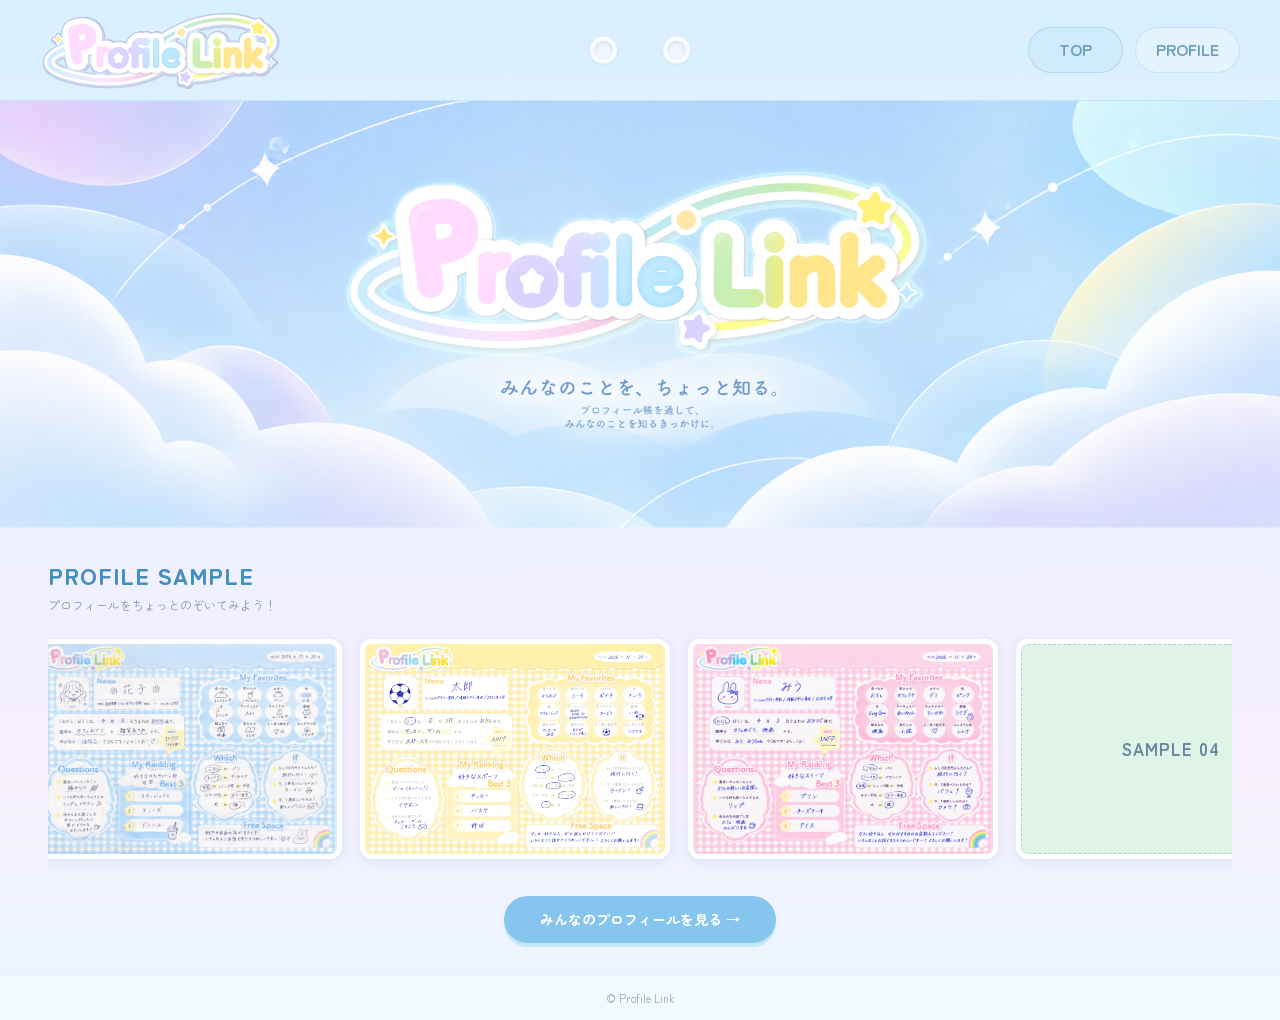
<file: index.html>
<!DOCTYPE html>
<html lang="ja">

<head>
  <meta charset="UTF-8">
  <meta name="viewport" content="width=device-width, initial-scale=1.0">

  <title>Profile Link | TOP</title>

  <!-- CSSの読み込み -->
  <link rel="stylesheet" href="style.css">
    <!-- JavaScriptの読み込み -->
  <script src="script.js"></script>
</head>

<body>

  <!-- =========================
       ヘッダー
  ========================= -->
  <header class="header">

    <div class="header-holes" aria-hidden="true">
  <span></span>
  <span></span>
</div>

    <div class="header-inner">

 <!-- ヘッダーロゴ -->
<a href="index.html" class="header-logo">
  <img
    src="images/header-logo.png"
    alt="Profile Link"
    class="header-logo-image">
</a>
      <!-- ナビゲーション -->
      <nav class="nav" aria-label="メインメニュー">
        <a href="index.html" aria-current="page">TOP</a>
        <a href="all.html">PROFILE</a>
      </nav>

    </div>

  </header>


  <main>

    <!-- =========================
         メインビジュアル
    ========================= -->
    <section class="hero">
  <img
    src="images/hero-visual.png"
    alt="Profile Link｜みんなのことを、ちょっと知る。プロフィール帳を通して、みんなのことを知るきっかけに。"
    class="hero-image">
</section>


    <!-- =========================
         プロフィールサンプル
    ========================= -->
    <section class="samples" aria-labelledby="samples-title">

      <div class="samples-inner">

        <!-- セクションタイトル -->
        <div class="samples-heading">

          <div>
            <h2 id="samples-title" class="section-title">
              PROFILE SAMPLE
            </h2>

            <p class="section-description">
              プロフィールをちょっとのぞいてみよう！
            </p>
          </div>

          </div>

        
<!-- 横スクロールエリア -->
<div
  class="sample-track"
  tabindex="0"
  role="region"
  aria-label="プロフィールサンプル一覧">

  <!-- サンプル01：花子 -->
  <div class="sample-card sample-01">
    <img
      src="images/profile-hanako.png"
      alt="花子のプロフィール帳"
      class="sample-image">
  </div>

  <!-- サンプル02：太郎 -->
  <div class="sample-card sample-02">
    <img
      src="images/profile-taro.png"
      alt="太郎のプロフィール帳"
      class="sample-image">
  </div>

  <!-- サンプル03：みう -->
  <div class="sample-card sample-03">
<img
      src="images/profile-miu.png"
      alt="みうのプロフィール帳"
      class="sample-image">
  </div>

  <!-- サンプル04 -->
  <div class="sample-card sample-04">
    <div class="sample-placeholder">
      SAMPLE 04
    </div>
  </div>

  <!-- サンプル05 -->
  <div class="sample-card sample-05">
    <div class="sample-placeholder">
      SAMPLE 05
    </div>
  </div>

  <!-- サンプル06 -->
  <div class="sample-card sample-06">
    <div class="sample-placeholder">
      SAMPLE 06
    </div>
  </div>

</div>


<!-- プロフィール一覧へのボタン -->
<div class="samples-button">
  <a href="all.html" class="main-button">
    みんなのプロフィールを見る →
  </a>
</div>

<!-- samples-inner を閉じる -->
</div>

<!-- samples セクションを閉じる -->
</section>


  </main>


  <!-- =========================
       フッター
  ========================= -->
  <footer class="footer">

    <p class="copyright">
      © Profile Link
    </p>

  </footer>

</body>
</html>
</file>
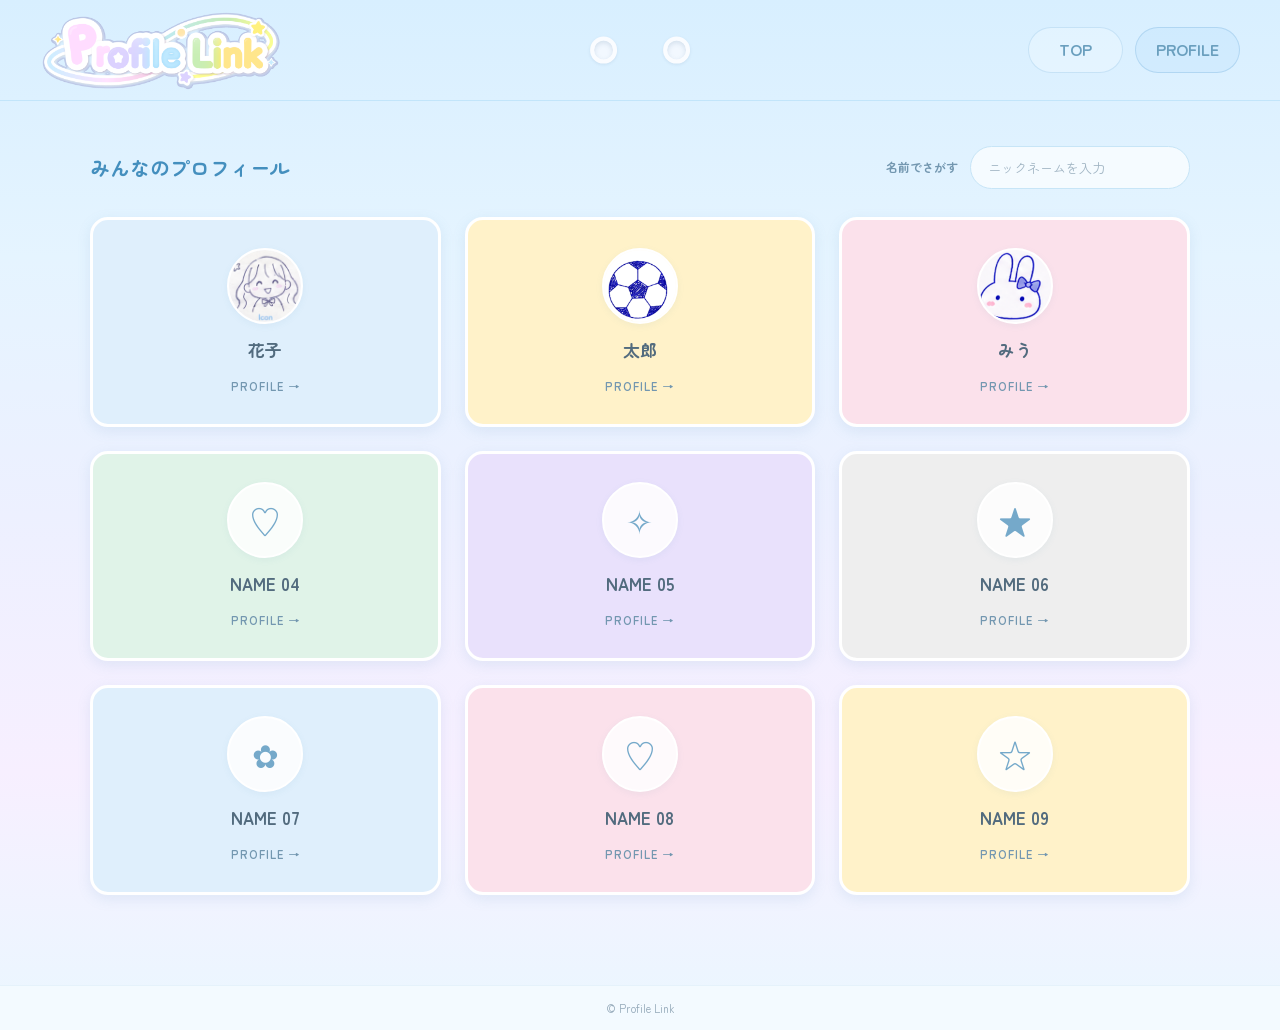
<file: all.html>
<!DOCTYPE html>
<html lang="ja">

<head>
  <meta charset="UTF-8">
  <meta name="viewport" content="width=device-width, initial-scale=1.0">

  <title>Profile Link | ALL PROFILES</title>

  <!-- CSSの読み込み -->
  <link rel="stylesheet" href="style.css">
    <!-- JavaScriptの読み込み -->
  <script src="script.js"></script>
</head>

<body>

  <!-- =========================
       ヘッダー
  ========================= -->
  <header class="header">

<!-- 穴あけパンチ風装飾 -->
<div class="header-holes" aria-hidden="true">
  <span></span>
  <span></span>
</div>

    <div class="header-inner">

 <!-- ヘッダーロゴ -->
<a href="index.html" class="header-logo">
  <img
    src="images/header-logo.png"
    alt="Profile Link"
    class="header-logo-image">
</a>

      <!-- ナビゲーション -->
      <nav class="nav" aria-label="メインメニュー">
        <a href="index.html">TOP</a>
        <a href="all.html" aria-current="page">PROFILE</a>
      </nav>

    </div>

  </header>


  <main>

    <!-- =========================
         プロフィール一覧
    ========================= -->
    <section class="all-profiles">

      <div class="all-inner">

        <!-- 見出し・検索 -->
        <div class="all-heading">

          <h2 class="all-section-title">
            みんなのプロフィール
          </h2>

          <div class="profile-search">

            <label for="profile-search-input">
              名前でさがす
            </label>

            <input
              type="search"
              id="profile-search-input"
              placeholder="ニックネームを入力"
              autocomplete="off"
            >

          </div>

        </div>


        <!-- プロフィールカード一覧 -->
        <div class="profile-grid">

         <!-- プロフィール01：花子 -->
<a href="profile.html?id=01"
   class="profile-card color-blue"
   data-name="花子">

<div class="profile-avatar">
  <img
    src="images/icon-hanako.png"
    alt=""
    class="profile-avatar-image">
</div>

  <h3 class="profile-name">花子</h3>

  <span class="profile-link-text">
    PROFILE →
  </span>

</a>


          <!-- プロフィール02 -->
          <a href="profile.html?id=02"
             class="profile-card color-yellow"
             data-name="太郎">

           <div class="profile-avatar">
  <img
    src="images/icon-taro.png"
    alt=""
    class="profile-avatar-image">
</div>

  <h3 class="profile-name">太郎</h3>

  <span class="profile-link-text">
    PROFILE →
  </span>

          </a>


          <!-- プロフィール03 -->
          <a href="profile.html?id=03"
             class="profile-card color-pink"
             data-name="みう">

            <div class="profile-avatar">
  <img
    src="images/icon-miu.png"
    alt=""
    class="profile-avatar-image">
</div>

  <h3 class="profile-name">みう</h3>

  <span class="profile-link-text">
    PROFILE →
  </span>

          </a>


          <!-- プロフィール04 -->
          <a href="profile.html?id=04"
             class="profile-card color-green"
             data-name="NAME 04">

            <div class="profile-avatar">♡</div>

            <h3 class="profile-name">
              NAME 04
            </h3>

            <span class="profile-link-text">
              PROFILE →
            </span>

          </a>


          <!-- プロフィール05 -->
          <a href="profile.html?id=05"
             class="profile-card color-purple"
             data-name="NAME 05">

            <div class="profile-avatar">✧</div>

            <h3 class="profile-name">
              NAME 05
            </h3>

            <span class="profile-link-text">
              PROFILE →
            </span>

          </a>


          <!-- プロフィール06 -->
          <a href="profile.html?id=06"
             class="profile-card color-gray"
             data-name="NAME 06">

            <div class="profile-avatar">★</div>

            <h3 class="profile-name">
              NAME 06
            </h3>

            <span class="profile-link-text">
              PROFILE →
            </span>

          </a>


          <!-- プロフィール07 -->
          <a href="profile.html?id=07"
             class="profile-card color-blue"
             data-name="NAME 07">

            <div class="profile-avatar">✿</div>

            <h3 class="profile-name">
              NAME 07
            </h3>

            <span class="profile-link-text">
              PROFILE →
            </span>

          </a>


          <!-- プロフィール08 -->
          <a href="profile.html?id=08"
             class="profile-card color-pink"
             data-name="NAME 08">

            <div class="profile-avatar">♡</div>

            <h3 class="profile-name">
              NAME 08
            </h3>

            <span class="profile-link-text">
              PROFILE →
            </span>

          </a>


          <!-- プロフィール09 -->
          <a href="profile.html?id=09"
             class="profile-card color-yellow"
             data-name="NAME 09">

            <div class="profile-avatar">☆</div>

            <h3 class="profile-name">
              NAME 09
            </h3>

            <span class="profile-link-text">
              PROFILE →
            </span>

          </a>

        </div>

        <!-- 検索結果がない場合 -->
        <p class="no-results" hidden>
          該当するプロフィールが見つかりませんでした。
        </p>

      </div>

    </section>

  </main>


  <!-- =========================
       フッター
  ========================= -->
  <footer class="footer">

    <p class="copyright">
      © Profile Link
    </p>

  </footer>

</body>
</html>
</file>
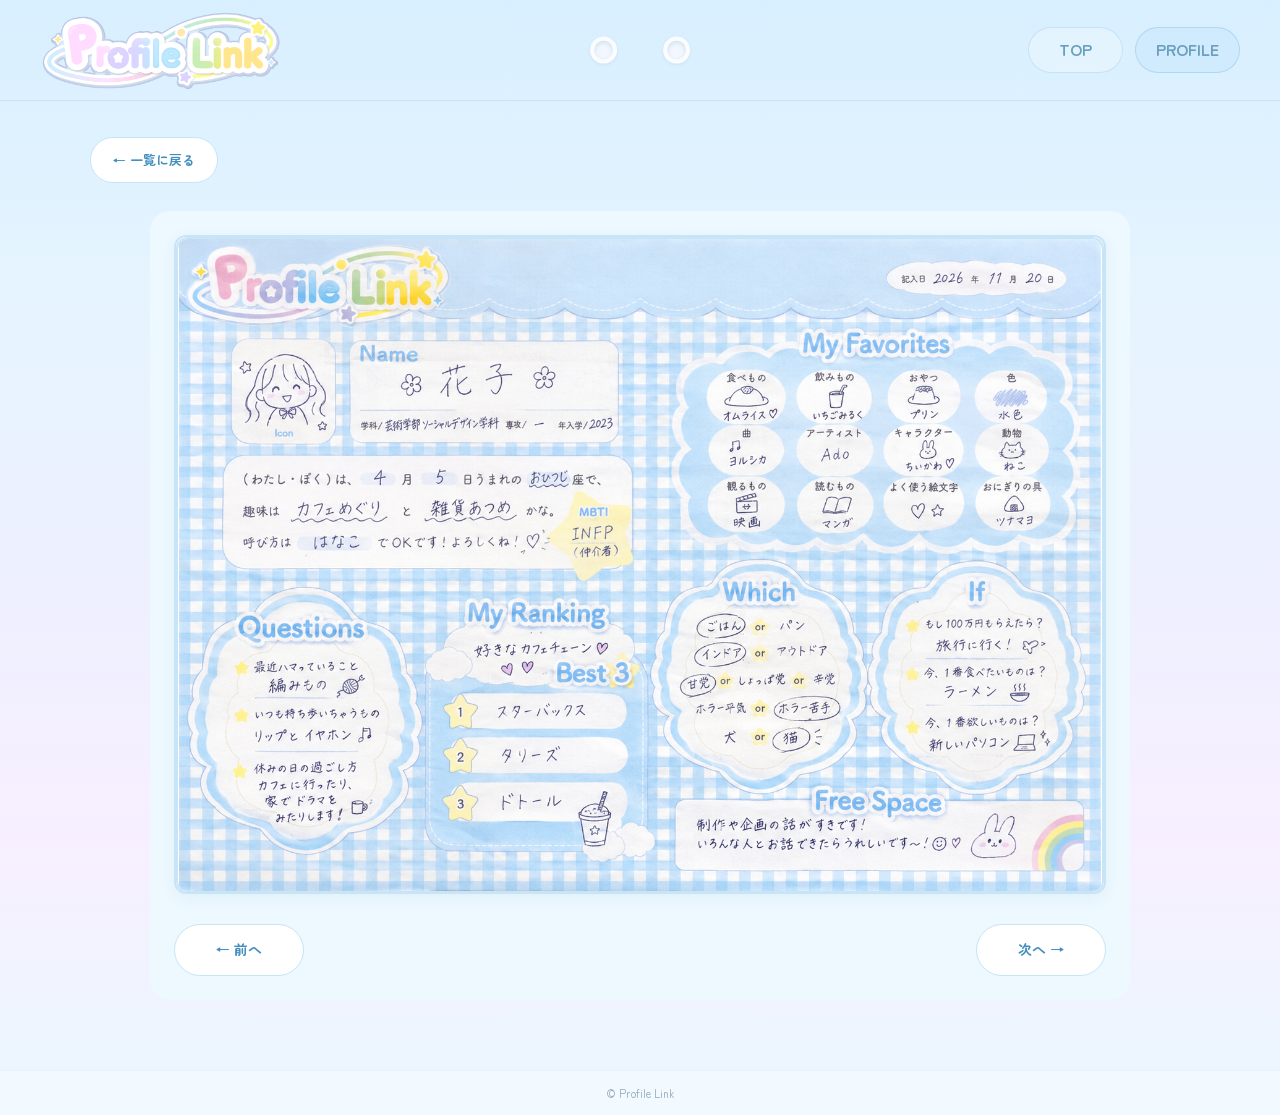
<file: profile.html>
<!DOCTYPE html>
<html lang="ja">

<head>
  <meta charset="UTF-8">
  <meta name="viewport" content="width=device-width, initial-scale=1.0">

  <title>Profile Link | PROFILE</title>

  <!-- CSSの読み込み -->
  <link rel="stylesheet" href="style.css">

  <!-- JavaScriptの読み込み -->
  <script src="script.js"></script>
</head>

<body>

  <!-- =========================
       ヘッダー
  ========================= -->
  <header class="header">

<!-- 穴あけパンチ風装飾 -->
<div class="header-holes" aria-hidden="true">
  <span></span>
  <span></span>
</div>

    <div class="header-inner">

 <!-- ヘッダーロゴ -->
<a href="index.html" class="header-logo">
  <img
    src="images/header-logo.png"
    alt="Profile Link"
    class="header-logo-image">
</a>

      <nav class="nav" aria-label="メインメニュー">
        <a href="index.html">TOP</a>
        <a href="all.html" aria-current="page">PROFILE</a>
      </nav>

    </div>

  </header>


  <main>

    <!-- =========================
         個人プロフィールページ
    ========================= -->
    <section class="detail-page" aria-label="個人プロフィール">

      <div class="detail-inner">

        <!-- 一覧に戻るボタン -->
        <div class="detail-back">

          <a href="all.html" class="detail-back-button">
            ← 一覧に戻る
          </a>

        </div>


        <!-- =========================
             プロフィール表示エリア
        ========================= -->
        <div class="detail-viewer">
          
          <div class="detail-profile-area">

  <div class="detail-profile-area">

  <!-- 記入済みプロフィール画像 -->
  <img
    src="images/profile-hanako.png"
    alt="花子のプロフィール帳"
    class="detail-profile-image">

  <!-- 画像がない人の仮表示 -->
  <div class="detail-placeholder" style="display: none;">

    <span class="detail-placeholder-title">
      PROFILE
    </span>

    <p class="detail-placeholder-text">
      ここにプロフィール帳が入ります
    </p>

  </div>

</div>

        </div>


        <!-- =========================
             前へ・次へボタン
        ========================= -->
        <nav class="detail-navigation" aria-label="プロフィールの切り替え">

          <a href="profile.html?id=09"
             class="detail-nav-button detail-prev">
            ← 前へ
          </a>

          <a href="profile.html?id=02"
             class="detail-nav-button detail-next">
            次へ →
          </a>

        </nav>

      </div>

    </section>

  </main>


  <!-- =========================
       フッター
  ========================= -->
  <footer class="footer">

    <p class="copyright">
      © Profile Link
    </p>

  </footer>

</body>
</html>
</file>
<file: style.css>
/* =========================
   基本設定
========================= */


@import url('https://fonts.googleapis.com/css2?family=Zen+Maru+Gothic:wght@400;500;700;900&display=swap');


:root {
  --blue: #83c5ef;
  --dark-blue: #448fbe;
  --text: #526b7e;
}

* {
  margin: 0;
  padding: 0;
  box-sizing: border-box;
}

html {
  scroll-behavior: smooth;
}

body {
  min-height: 100vh;
  min-height: 100svh;
  display: flex;
  flex-direction: column;

font-family:
  "Zen Maru Gothic",
  "Hiragino Kaku Gothic ProN",
  sans-serif;

  color: var(--text);
background: linear-gradient(
  180deg,
  #d8efff 0%,
  #e5f4ff 25%,
  #edf0ff 50%,
  #f7efff 75%,
  #eaf7ff 100%
);
  line-height: 1.7;
}

main {
  flex: 1;
  display: flex;
  flex-direction: column;
}

a {
  color: inherit;
  text-decoration: none;
}

button {
  font: inherit;
}



/* =========================
   ヘッダー
========================= */

.header {
  position: relative;
  background: transparent;
  border-bottom: 1px solid rgba(131, 197, 239, 0.3);
  overflow: visible;
}

.header-inner {
  width: 100%;
  min-height: 80px;
  padding: 10px 40px;

  display: flex;
  justify-content: space-between;
  align-items: center;
}



/* ヘッダーの穴あけパンチ風装飾 */

.header-holes {
  position: absolute;
  top: 50%;
  left: 50%;
  transform: translate(-50%, -50%);

  display: flex;
  align-items: center;
  gap: clamp(12px, 3.6vw, 60px);

  z-index: 5;
  pointer-events: none;
}

.header-holes span {
  display: block;
  width: clamp(14px, 2.1vw, 35px);
  height: clamp(14px, 2.1vw, 35px);
  border-radius: 50%;

  background: #f2f8ff;
  border: clamp(3px, 0.36vw, 6px) solid #fafcff;

  box-shadow:
    0 1px 3px rgba(98, 137, 167, 0.15),
    inset 0 2px 5px rgba(98, 137, 167, 0.22);
}




/* ヘッダーロゴ */

.header-logo {
  display: inline-flex;
  align-items: center;
}

.header-logo-image {
  display: block;
  width: auto;
  height: 80px;
  max-width: 100%;
  object-fit: contain;
}

.nav {
  display: flex;
  align-items: center;
  gap: 12px;
}


/* ヘッダーのナビゲーション */

.nav a {
  display: inline-flex;
  align-items: center;
  justify-content: center;

  min-width: 95px;
  padding: 8px 20px;

  background: rgba(255, 255, 255, 0.25);
  border: 1px solid rgba(130, 185, 225, 0.3);
  border-radius: 30px;

  color: #6a9fbe;
  font-size: 16px;
  font-weight: 700;

  transition:
    background 0.2s,
    transform 0.2s;
}

/* マウスを乗せたとき */

.nav a:hover {
  background: rgba(255, 255, 255, 0.55);
  transform: translateY(-2px);
}

/* 現在開いているページ */

.nav a[aria-current="page"] {
  background: rgba(180, 220, 250, 0.25);
  border-color: rgba(130, 185, 225, 0.4);
}



/* =========================
   メインビジュアル（画像1枚）
========================= */

.hero {
  display: block;
  width: 100%;
  min-height: 0;
  padding: 0;
  overflow: hidden;
  background: #c5e5fa;
}

.hero-image {
  display: block;
  width: 100%;
  height: auto;
}


/* =========================
   PROFILE SAMPLE
========================= */

.samples {
  flex: 1;
  display: flex;
  align-items: center;
  padding: 28px 48px 32px;
  background: transparent;
}

.samples-inner {
  width: 100%;
  max-width: 1350px;
  margin: 0 auto;
  min-width: 0;
}

/* タイトルと矢印 */

.samples-heading {
  display: flex;
  align-items: center;
  justify-content: space-between;
  gap: 20px;
  margin-bottom: 18px;
}

.section-title {
  font-size: 23px;
  font-weight: 900;
  letter-spacing: 1px;
  color: var(--dark-blue);
}

.section-description {
  font-size: 12px;
  color: #8396a5;
}

/* 横スクロールエリア */

.sample-track {
  display: flex;
  gap: 18px;

  overflow-x: auto;
  overflow-y: hidden;

  padding: 6px 4px 15px;

  scroll-snap-type: x mandatory;
  scroll-behavior: smooth;
  overscroll-behavior-x: contain;

  scrollbar-width: thin;
  scrollbar-color: #c3e4f7 transparent;
}

.sample-track::-webkit-scrollbar {
  height: 6px;
}

.sample-track::-webkit-scrollbar-thumb {
  background: #c3e4f7;
  border-radius: 10px;
}
/* 自動スクロール用 */
.sample-track.sample-auto-scroll {
  scroll-snap-type: none;
  scroll-behavior: auto;
}

/* サンプルカード */

.sample-card {
  flex: 0 0 clamp(220px, 27vw, 310px);
  aspect-ratio: 1.414;

  border: 5px solid #ffffff;
  border-radius: 12px;

  box-shadow: 0 3px 12px rgba(83, 143, 184, 0.16);

  scroll-snap-align: start;
  overflow: hidden;
}

/* プロフィールサンプル画像 */

.sample-image {
  display: block;
  width: 100%;
  height: 100%;
  object-fit: contain;
}

/* 仮のサンプル表示 */

.sample-placeholder {
  width: 100%;
  height: 100%;

  display: flex;
  align-items: center;
  justify-content: center;

  border: 1px dashed rgba(77, 126, 165, 0.3);
  border-radius: 7px;

  font-size: 17px;
  font-weight: bold;
  letter-spacing: 1px;
  color: #6487a0;
}

/* サンプルの仮カラー */

.sample-01 {
  background: #dceffc;
}

.sample-02 {
  background: #fff0bc;
}

.sample-03 {
  background: #f9dce9;
}

.sample-04 {
  background: #dff3e7;
}

.sample-05 {
  background: #e8ddfa;
}

.sample-06 {
  background: #eeeeee;
}


/* =========================
   プロフィール一覧ボタン
========================= */

.samples-button {
  display: flex;
  justify-content: center;
  margin-top: 22px;
}

.main-button {
  display: inline-block;
  padding: 12px 36px;

  background: #86c5ed;
  color: #ffffff;
  border-radius: 50px;

  font-size: 14px;
  font-weight: bold;
  text-align: center;

  box-shadow: 0 4px 0 #c5e7fa;

  transition:
    background 0.2s,
    transform 0.2s;
}

.main-button:hover {
  background: #65b1e2;
  transform: translateY(-2px);
}


/* =========================
   フッター
========================= */

.footer {
  min-height: 45px;
  padding: 10px 24px;

  display: flex;
  align-items: center;
  justify-content: center;

  background: #f3faff;
  border-top: 1px solid #e5f2fb;
}

.copyright {
  font-size: 11px;
  color: #91a6b7;
}


/* =========================
   画面の高さが小さいPC
========================= */

@media (max-height: 760px) and (min-width: 769px) {
  .samples {
    padding-top: 18px;
    padding-bottom: 18px;
  }

  .sample-card {
    flex-basis: 260px;
  }

  .samples-button {
    margin-top: 14px;
  }
}


/* =========================
   スマホ対応（TOPページ）
========================= */

@media (max-width: 768px) {
  .header-inner {
    min-height: 58px;
    padding: 0 16px;
  }

.header-logo-image {
  height: 52px;
}

.nav {
  gap: 8px;
}

.nav a {
  min-width: 0;
  padding: 6px 12px;
  font-size: 13px;
}

  .samples {
    padding: 30px 18px 40px;
  }

  .section-title {
    font-size: 19px;
  }

  .section-description {
    font-size: 11px;
  }

  .sample-track {
    gap: 12px;
    align-items: flex-start;
  }

  .sample-card {
    flex-basis: min(75vw, 290px);
  }

  .main-button {
    font-size: 12px;
    padding: 12px 25px;
  }
}

/* キーボード操作時 */

a:focus-visible,
button:focus-visible,
.sample-track:focus-visible {
  outline: 3px solid #347fba;
  outline-offset: 3px;
}

@media (prefers-reduced-motion: reduce) {
  html,
  .sample-track {
    scroll-behavior: auto;
  }
}


/* =========================
   ALL PROFILES ページ
========================= */


/* =========================
   一覧エリア
========================= */

.all-profiles {
  padding: 45px 24px 90px;
  background: #ffffff;
}

.all-inner {
  width: min(100%, 1100px);
  margin: 0 auto;
}

/* 見出しと検索欄 */

.all-heading {
  display: flex;
  align-items: center;
  justify-content: space-between;
  gap: 24px;
  margin-bottom: 28px;
}

.all-section-title {
  font-size: 20px;
  font-weight: bold;
  color: #448fbe;
}

/* 検索欄 */

.profile-search {
  display: flex;
  align-items: center;
  gap: 12px;
}

.profile-search label {
  font-size: 12px;
  font-weight: bold;
  color: #7397b0;
  white-space: nowrap;
}

.profile-search input {
  width: 220px;
  padding: 11px 17px;

  border: 1.5px solid #c7e5f7;
  border-radius: 30px;

  background: #f5fbff;
  color: #526b7e;

  font-size: 13px;
  font-family: inherit;

  outline: none;

  transition:
    border-color 0.2s,
    box-shadow 0.2s;
}

.profile-search input::placeholder {
  color: #a0b4c3;
}

.profile-search input:focus {
  border-color: #83c5ef;
  box-shadow: 0 0 0 3px #e2f4ff;
}


/* =========================
   プロフィールカード一覧
========================= */

.profile-grid {
  display: grid;
  grid-template-columns: repeat(3, minmax(0, 1fr));
  gap: 24px;
}

/* カード共通 */

.profile-card {
  min-height: 210px;
  padding: 28px 18px;

  display: flex;
  flex-direction: column;
  align-items: center;
  justify-content: center;
  gap: 12px;

  border-radius: 18px;
  border: 3px solid #ffffff;

  box-shadow: 0 4px 14px rgba(95, 147, 182, 0.13);
  text-align: center;

  transition:
    transform 0.2s,
    box-shadow 0.2s;
}

.profile-card:hover {
  transform: translateY(-5px);
  box-shadow: 0 9px 20px rgba(95, 147, 182, 0.2);
}

.profile-card:focus-visible {
  outline: 3px solid #448fbe;
  outline-offset: 3px;
}

/* 記入済みプロフィールの一覧カード */

.profile-card.has-preview {
  padding: 15px;
  gap: 10px;
}

.profile-preview {
  display: block;
  width: 100%;
  height: auto;
  aspect-ratio: 297 / 210;
  object-fit: contain;

  background: #ffffff;
  border: 2px solid #ffffff;
  border-radius: 8px;

  box-shadow: 0 2px 8px rgba(95, 147, 182, 0.12);
}

/* アイコン */

.profile-avatar {
  width: 76px;
  height: 76px;

  display: flex;
  align-items: center;
  justify-content: center;

  background: rgba(255, 255, 255, 0.85);
  border: 2px solid #ffffff;
  border-radius: 50%;

  color: #75a9ca;
  font-size: 32px;

  box-shadow: 0 2px 7px rgba(95, 147, 182, 0.08);
}

/* プロフィールアイコン画像 */

.profile-avatar {
  overflow: hidden;
}

.profile-avatar-image {
  display: block;
  width: 100%;
  height: 100%;
  object-fit: cover;
  border-radius: 50%;
}


/* ニックネーム */

.profile-name {
  font-size: 17px;
  font-weight: bold;
  color: #526b7e;
  overflow-wrap: anywhere;
}

/* PROFILE → */

.profile-link-text {
  font-size: 11px;
  font-weight: bold;
  letter-spacing: 1px;
  color: #7397b0;
}


/* =========================
   カードの6色
========================= */

.color-pink {
  background: #fbe1eb;
}

.color-blue {
  background: #dfeffc;
}

.color-yellow {
  background: #fff2c9;
}

.color-green {
  background: #e0f3e8;
}

.color-purple {
  background: #e9e1fc;
}

.color-gray {
  background: #eeeeee;
}


/* =========================
   検索結果がない場合
========================= */

.no-results {
  margin-top: 45px;
  padding: 25px;

  text-align: center;
  font-size: 14px;
  color: #7397b0;
}

.profile-card[hidden] {
  display: none;
}


/* =========================
   タブレット対応
========================= */

@media (max-width: 900px) {
  .profile-grid {
    grid-template-columns: repeat(2, minmax(0, 1fr));
    gap: 18px;
  }

  .all-star {
    left: 7%;
  }

  .all-cloud {
    right: 7%;
  }
}


/* =========================
   スマホ対応（一覧ページ）
========================= */

@media (max-width: 520px) {
  .all-hero {
    padding: 36px 16px;
  }

  .all-title {
    font-size: 28px;
  }

  .all-description {
    font-size: 12px;
  }

  .all-star {
    font-size: 32px;
    left: 4%;
  }

  .all-cloud {
    font-size: 48px;
    right: 3%;
  }

  .all-profiles {
    padding: 30px 16px 60px;
  }

  .all-heading {
    flex-direction: column;
    align-items: stretch;
    gap: 15px;
  }

  .all-section-title {
    font-size: 18px;
  }

  .profile-search {
    flex-direction: column;
    align-items: stretch;
    gap: 6px;
  }

  .profile-search input {
    width: 100%;
  }

  .profile-grid {
    grid-template-columns: 1fr;
    gap: 16px;
  }

  .profile-card {
    min-height: 180px;
  }

  .profile-avatar {
    width: 65px;
    height: 65px;
  }
}

@media (prefers-reduced-motion: reduce) {
  .profile-card {
    transition: none;
  }
}


/* =========================
   個人プロフィールページ
========================= */

.detail-page {
  flex: 1;
  width: 100%;
  padding: 36px 24px 70px;
  background: #ffffff;
}

.detail-inner {
  width: min(100%, 1100px);
  margin: 0 auto;
}


/* =========================
   一覧に戻るボタン
========================= */

.detail-back {
  margin-bottom: 28px;
}

.detail-back-button {
  display: inline-flex;
  align-items: center;
  justify-content: center;

  padding: 11px 22px;

  border: 1.5px solid #c7e5f7;
  border-radius: 30px;

  background: #ffffff;
  color: #448fbe;

  font-size: 13px;
  font-weight: bold;
  text-decoration: none;

  transition:
    background 0.2s,
    transform 0.2s;
}

.detail-back-button:hover {
  background: #edf8ff;
  transform: translateY(-2px);
}


/* =========================
   プロフィール表示エリア
========================= */

.detail-viewer {
  width: min(100%, 980px);
  margin: 0 auto;
  padding: 24px;

  background: #edf8ff;
  border-radius: 20px;
}

.detail-profile-area {
  width: 100%;
  aspect-ratio: 297 / 210;

  display: flex;
  align-items: center;
  justify-content: center;

  background: #ffffff;
  border: 2px solid #c7e5f7;
  border-radius: 12px;
  overflow: hidden;

  box-shadow: 0 4px 15px rgba(95, 147, 182, 0.08);
}

/* 記入済みプロフィール画像 */

.detail-profile-image {
  display: block;
  width: 100%;
  height: 100%;
  object-fit: contain;
}


/* =========================
   仮のプロフィール表示
========================= */

.detail-placeholder {
  width: 100%;
  height: 100%;

  display: flex;
  flex-direction: column;
  align-items: center;
  justify-content: center;
  gap: 16px;

  text-align: center;
  padding: 24px;
}

.detail-placeholder-title {
  font-size: clamp(24px, 4vw, 42px);
  font-weight: 900;
  letter-spacing: 4px;
  color: #83c5ef;
}

.detail-placeholder-text {
  font-size: 14px;
  color: #91afc2;
}


/* =========================
   前へ・次へボタン
========================= */

.detail-navigation {
  width: min(100%, 980px);
  margin: 30px auto 0;

  display: flex;
  justify-content: space-between;
  align-items: center;
  gap: 20px;
}

.detail-nav-button {
  min-width: 130px;
  padding: 13px 26px;

  display: inline-flex;
  align-items: center;
  justify-content: center;

  background: #ffffff;
  border: 1.5px solid #c7e5f7;
  border-radius: 30px;

  color: #448fbe;
  font-size: 14px;
  font-weight: bold;
  text-decoration: none;

  transition:
    background 0.2s,
    transform 0.2s,
    box-shadow 0.2s;
}

.detail-nav-button:hover {
  background: #edf8ff;
  transform: translateY(-2px);
  box-shadow: 0 4px 12px rgba(95, 147, 182, 0.12);
}

/* キーボード操作時 */

.detail-back-button:focus-visible,
.detail-nav-button:focus-visible {
  outline: 3px solid #448fbe;
  outline-offset: 3px;
}


/* =========================
   スマホ対応（個人ページ）
========================= */

@media (max-width: 768px) {
  .detail-page {
    padding: 25px 16px 50px;
  }

  .detail-back {
    margin-bottom: 22px;
  }

  .detail-viewer {
    padding: 12px;
    border-radius: 14px;
  }

  .detail-profile-area {
    border-radius: 8px;
  }

  .detail-placeholder {
    gap: 8px;
    padding: 12px;
  }

  .detail-placeholder-title {
    font-size: 22px;
    letter-spacing: 2px;
  }

  .detail-placeholder-text {
    font-size: 11px;
  }

  .detail-navigation {
    margin-top: 24px;
    gap: 12px;
  }

  .detail-nav-button {
    min-width: 0;
    padding: 11px 20px;
    font-size: 13px;
  }
}

@media (prefers-reduced-motion: reduce) {
  .detail-back-button,
  .detail-nav-button {
    transition: none;
  }
}
/* =========================
   サイト全体のグラデーション背景
========================= */

.samples,
.all-profiles,
.detail-page {
  background: transparent;
}
</file>
